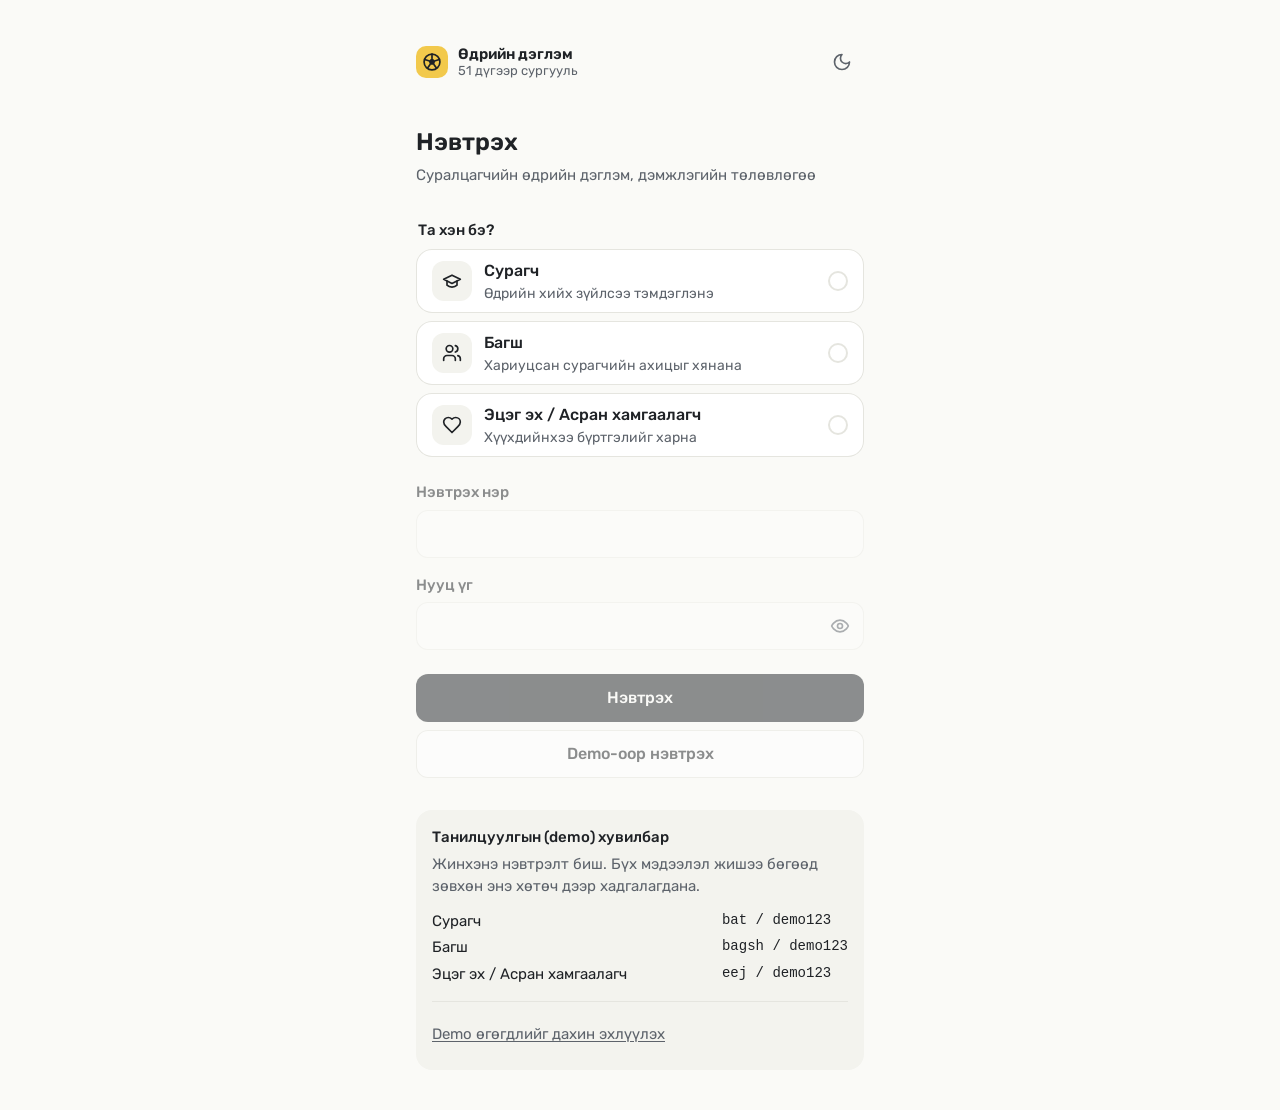
<file: index.html>
<!doctype html>
<html lang="mn">
<head>
  <meta charset="UTF-8">
  <meta name="viewport" content="width=device-width, initial-scale=1, viewport-fit=cover">
  <meta name="theme-color" content="#fafaf7">
  <title>Өдрийн дэглэм · 51 дүгээр сургууль</title>
  <!-- Сонгосон theme-ийг хуудас зурагдахаас өмнө тохируулна (анивчихгүй) -->
  <script>
    try { if (localStorage.getItem("odriin-deglem.theme") === "dark") document.documentElement.setAttribute("data-theme", "dark"); } catch (e) {}
  </script>
  <link rel="preconnect" href="https://fonts.googleapis.com">
  <link rel="preconnect" href="https://fonts.gstatic.com" crossorigin>
  <link rel="stylesheet" href="https://fonts.googleapis.com/css2?family=Rubik:wght@400;500;600&display=swap">
  <link rel="stylesheet" href="style.css">
</head>
<body>
  <!-- Бүх дэлгэцийг app.js зурна. JavaScript ажиллахгүй бол доорх мессеж харагдана. -->
  <div id="app">
    <noscript><p style="padding:24px">Энэ сайтыг ашиглахын тулд хөтчийнхөө JavaScript-ийг асаана уу.</p></noscript>
  </div>
  <script src="app.js"></script>
</body>
</html>
</file>
<file: style.css>
/* =========================================================
   Өдрийн дэглэм · 51 дүгээр сургууль — demo
   Дизайны систем: бүх өнгө, хэмжээ энд төвлөрсөн.
   Light: цайвар суурь, хар саарал текст, зөөлөн шар accent.
   Dark:  бараан саарал суурь, цайвар текст, ижил шар accent.
   ========================================================= */

:root {
  --bg: #fafaf7;
  --surface: #ffffff;
  --sunken: #f3f3ee;
  --ink: #1f2226;
  --muted: #5d636b;
  --line: #e5e5df;
  --accent: #f2c94c;
  --accent-soft: #fcf4d7;
  --accent-ink: #6b5100;
  --on-accent: #1f2226;
  --ok: #1f7a4a;
  --ok-soft: #e6f3ec;
  --warn: #8f5a00;
  --warn-soft: #fbf0dc;
  --bad: #b3261e;
  --bad-soft: #fbe9e7;
  --scrim: rgba(15, 16, 18, 0.5);
  --shadow: 0 10px 30px rgba(15, 16, 18, 0.12);

  --radius-card: 16px;
  --radius-ctl: 12px;
  --font: "Rubik", system-ui, -apple-system, "Segoe UI", Roboto, sans-serif;
  color-scheme: light;
}

:root[data-theme="dark"] {
  --bg: #16171a;
  --surface: #1f2125;
  --sunken: #2a2c2f;
  --ink: #ececE8;
  --muted: #a6a9af;
  --line: #36393f;
  --accent: #f2c94c;
  --accent-soft: #3a3114;
  --accent-ink: #f7d26e;
  --on-accent: #1f2226;
  --ok: #6ccb94;
  --ok-soft: #1a3426;
  --warn: #f0b050;
  --warn-soft: #3a2b12;
  --bad: #ff8a80;
  --bad-soft: #401e1c;
  --scrim: rgba(0, 0, 0, 0.6);
  --shadow: 0 10px 30px rgba(0, 0, 0, 0.45);
  color-scheme: dark;
}

/* ---------- Үндсэн ---------- */
*, *::before, *::after { box-sizing: border-box; }
html { -webkit-text-size-adjust: 100%; }
body {
  margin: 0;
  background: var(--bg);
  color: var(--ink);
  font-family: var(--font);
  font-size: 16px;
  line-height: 1.5;
  -webkit-font-smoothing: antialiased;
}
h1, h2, h3, p { margin: 0; }
h1, h2, h3 { text-wrap: balance; font-weight: 600; }
button, input, select, textarea { font: inherit; color: inherit; }
button { cursor: pointer; }
a { color: inherit; }
:focus-visible { outline: 3px solid var(--accent); outline-offset: 2px; }
[hidden] { display: none !important; }
.sr-only { position: absolute; width: 1px; height: 1px; overflow: hidden; clip: rect(0 0 0 0); white-space: nowrap; }
.num { font-variant-numeric: tabular-nums; }
.muted { color: var(--muted); }
.small { font-size: 14px; }
.xs { font-size: 13px; }
.strong { font-weight: 500; }
.ok-text { color: var(--ok); }
.bad-text { color: var(--bad); }
.warn-text { color: var(--warn); }
.icon { width: 20px; height: 20px; flex: none; fill: none; stroke: currentColor; stroke-width: 2; stroke-linecap: round; stroke-linejoin: round; }
.icon.sm { width: 16px; height: 16px; }
.icon.lg { width: 24px; height: 24px; }
.stack { display: grid; gap: 20px; }
.row { display: flex; flex-wrap: wrap; align-items: center; gap: 8px; }
.between { justify-content: space-between; }
.grow { flex: 1; min-width: 0; }

/* ---------- Layout ---------- */
.layout { min-height: 100dvh; }
.sidebar { display: none; }
.topbar {
  position: sticky; top: 0; z-index: 20;
  padding-top: env(safe-area-inset-top, 0px);
  background: var(--surface);
  background: color-mix(in srgb, var(--surface) 95%, transparent);
  border-bottom: 1px solid var(--line);
  backdrop-filter: blur(8px);
}
.topbar-inner { display: flex; align-items: center; gap: 4px; height: 56px; padding: 0 16px; }
.topbar-role { margin-left: auto; min-width: 0; overflow: hidden; text-overflow: ellipsis; white-space: nowrap; font-size: 14px; color: var(--muted); }
.main { width: 100%; max-width: 768px; margin: 0 auto; padding: 24px 16px 40px; }
.main.has-bottom-nav { padding-bottom: calc(112px + env(safe-area-inset-bottom, 0px)); }
.bottom-nav {
  position: fixed; inset: auto 0 0 0; z-index: 20;
  background: var(--surface); border-top: 1px solid var(--line);
  padding-bottom: env(safe-area-inset-bottom, 0px);
}
.bottom-nav-inner { display: flex; max-width: 480px; margin: 0 auto; }
.bottom-nav a {
  flex: 1; min-height: 64px; display: flex; flex-direction: column; align-items: center; justify-content: center; gap: 4px;
  font-size: 13px; color: var(--muted); text-decoration: none;
}
.bottom-nav a .pill-icon { display: grid; place-items: center; width: 48px; height: 28px; border-radius: 999px; }
.bottom-nav a[aria-current="page"] { color: var(--ink); font-weight: 500; }
.bottom-nav a[aria-current="page"] .pill-icon { background: var(--accent-soft); }

@media (min-width: 1024px) {
  .layout { display: flex; }
  .topbar, .bottom-nav { display: none; }
  .main, .main.has-bottom-nav { padding: 40px 24px; }
  .sidebar {
    display: flex; flex-direction: column; width: 256px; flex: none;
    position: sticky; top: 0; height: 100dvh;
    background: var(--surface); border-right: 1px solid var(--line); padding: 24px 16px;
  }
  .side-nav { display: grid; gap: 4px; margin-top: 32px; }
  .side-nav a {
    display: flex; align-items: center; gap: 12px; min-height: 44px; padding: 0 12px;
    border-radius: var(--radius-ctl); color: var(--muted); text-decoration: none; font-size: 15px;
  }
  .side-nav a:hover { background: var(--sunken); color: var(--ink); }
  .side-nav a[aria-current="page"] { background: var(--accent-soft); color: var(--ink); font-weight: 500; }
  .side-foot { margin-top: auto; border-top: 1px solid var(--line); padding-top: 16px; }
}

/* ---------- Brand / logo ---------- */
.brand { display: flex; align-items: center; gap: 10px; min-width: 0; }
.brand-mark { display: grid; place-items: center; width: 32px; height: 32px; flex: none; border-radius: 10px; background: var(--accent); color: var(--on-accent); }
.brand-name { font-size: 15px; font-weight: 600; line-height: 1.2; }
.brand-sub { font-size: 13px; color: var(--muted); line-height: 1.2; }

/* ---------- Товч ---------- */
.btn {
  display: inline-flex; align-items: center; justify-content: center; gap: 8px;
  min-height: 48px; padding: 0 20px; border: 0; border-radius: var(--radius-ctl);
  font-weight: 500; font-size: 16px; text-decoration: none; transition: background-color .15s, box-shadow .15s;
}
.btn:disabled { opacity: .5; cursor: not-allowed; }
.btn-sm { min-height: 40px; padding: 0 12px; font-size: 15px; }
.btn-block { width: 100%; }
.btn-primary { background: var(--ink); color: var(--bg); }
.btn-primary:hover:not(:disabled) { background: color-mix(in srgb, var(--ink) 88%, var(--bg)); }
.btn-secondary { background: var(--surface); color: var(--ink); box-shadow: inset 0 0 0 1px var(--line); }
.btn-secondary:hover:not(:disabled) { box-shadow: inset 0 0 0 1px var(--muted); }
.btn-ghost { background: transparent; color: var(--muted); }
.btn-ghost:hover:not(:disabled) { background: var(--sunken); color: var(--ink); }
.btn-danger { background: var(--surface); color: var(--bad); box-shadow: inset 0 0 0 1px var(--line); }
.btn-danger:hover:not(:disabled) { background: var(--bad-soft); }
.icon-btn {
  display: grid; place-items: center; width: 44px; height: 44px; flex: none;
  border: 0; border-radius: var(--radius-ctl); background: transparent; color: var(--muted);
}
.icon-btn:hover { background: var(--sunken); color: var(--ink); }
.icon-btn.danger:hover { background: var(--bad-soft); color: var(--bad); }
.link-btn { border: 0; background: none; padding: 0; min-height: 40px; color: var(--muted); text-decoration: underline; text-underline-offset: 2px; }
.link-btn:hover { color: var(--ink); }
.back { display: inline-flex; align-items: center; gap: 4px; min-height: 40px; color: var(--muted); text-decoration: none; font-size: 15px; }
.back:hover { color: var(--ink); }

/* ---------- Card ---------- */
.card { background: var(--surface); border-radius: var(--radius-card); box-shadow: inset 0 0 0 1px var(--line); }
.card-pad { padding: 20px; }
.card-head { display: flex; flex-wrap: wrap; align-items: flex-start; justify-content: space-between; gap: 12px; padding: 20px 20px 0; }
.card-head h2 { font-size: 17px; }
.card-head p { font-size: 14px; color: var(--muted); margin-top: 2px; }
.card-body { margin-top: 12px; border-top: 1px solid var(--line); }
.list { list-style: none; margin: 0; padding: 0; }
.list > li { border-top: 1px solid var(--line); }
.list > li:first-child { border-top: 0; }
.list-row { display: flex; align-items: center; gap: 12px; padding: 14px 20px; }
a.list-row { text-decoration: none; }
a.list-row:hover { background: color-mix(in srgb, var(--sunken) 60%, transparent); }
.empty { padding: 40px 20px; text-align: center; }
.empty p:first-child { font-weight: 500; }
.empty p + p { margin: 4px auto 0; max-width: 24rem; color: var(--muted); font-size: 15px; }

/* ---------- Page header ---------- */
.page-head { margin-bottom: 20px; }
.page-head h1 { font-size: 24px; letter-spacing: -0.01em; margin-top: 2px; }
.page-head .eyebrow { font-size: 14px; color: var(--muted); }
.page-head .lead { margin-top: 8px; font-size: 15px; color: var(--muted); }

/* ---------- Form ---------- */
.form { display: grid; gap: 16px; }
.field { display: grid; gap: 6px; min-width: 0; }
.field > label, .field > .label { font-size: 15px; font-weight: 500; }
.hint { font-size: 14px; color: var(--muted); }
.error-text { font-size: 14px; font-weight: 500; color: var(--bad); }
.input {
  width: 100%; min-height: 48px; padding: 0 14px; border: 0; border-radius: var(--radius-ctl);
  background: var(--surface); box-shadow: inset 0 0 0 1px var(--line); font-size: 16px;
}
textarea.input { min-height: 96px; padding: 12px 14px; line-height: 1.5; resize: vertical; }
.input::placeholder { color: color-mix(in srgb, var(--muted) 70%, transparent); }
.input:focus { outline: none; box-shadow: inset 0 0 0 2px var(--accent); }
.input[aria-invalid="true"] { box-shadow: inset 0 0 0 2px var(--bad); }
.input:disabled { opacity: .6; }
.input.w-sm { width: 88px; }
.grid-2, .grid-3 { display: grid; gap: 16px; }
@media (min-width: 640px) { .grid-2 { grid-template-columns: 1fr 1fr; } .grid-3 { grid-template-columns: 1fr 1fr 1fr; } }
.pw-wrap { position: relative; }
.pw-wrap .input { padding-right: 52px; }
.pw-wrap .icon-btn { position: absolute; right: 2px; top: 2px; }
.form-foot { display: flex; flex-wrap: wrap; align-items: center; justify-content: space-between; gap: 12px; }
.form-foot.end { justify-content: flex-end; }

/* chip хэлбэрийн checkbox / radio */
.choice { position: relative; display: inline-flex; }
.choice input { position: absolute; opacity: 0; inset: 0; margin: 0; cursor: pointer; }
.choice span {
  display: inline-flex; align-items: center; min-height: 44px; padding: 0 14px; border-radius: var(--radius-ctl);
  background: var(--surface); box-shadow: inset 0 0 0 1px var(--line); font-size: 15px;
}
.choice input:checked + span { background: var(--accent-soft); box-shadow: inset 0 0 0 1px var(--accent); }
.choice input[type="radio"]:checked + span { background: var(--ink); color: var(--bg); box-shadow: none; }
.choice input:focus-visible + span { outline: 3px solid var(--accent); outline-offset: 2px; }
.choice input:disabled + span { opacity: .6; }

/* pill товчнууд (tab, сонголт) */
.pills { display: flex; gap: 4px; overflow-x: auto; scrollbar-width: none; margin: 0 -16px 20px; padding: 0 16px; }
.pills::-webkit-scrollbar { display: none; }
.pill-btn {
  flex: none; min-height: 40px; padding: 0 16px; border: 0; border-radius: 999px;
  background: transparent; color: var(--muted); font-size: 15px; box-shadow: inset 0 0 0 1px transparent;
}
.pill-btn:hover { background: var(--sunken); color: var(--ink); }
.pill-btn[aria-selected="true"], .pill-btn[aria-pressed="true"] { background: var(--ink); color: var(--bg); }
.pill-btn.outlined { box-shadow: inset 0 0 0 1px var(--line); }
@media (min-width: 640px) { .pills { margin: 0 0 20px; padding: 0; } }

/* ---------- Progress ---------- */
.progress { height: 10px; border-radius: 999px; background: var(--sunken); overflow: hidden; }
.progress > div { height: 100%; border-radius: 999px; background: var(--accent); transition: width .4s ease; }
.progress.thin { height: 6px; }
.cat-bars { display: grid; gap: 12px; }
.cat-bar { display: grid; grid-template-columns: minmax(0, 1fr) 3rem; gap: 6px 12px; align-items: center; }
.cat-bar .progress { grid-column: 1 / -1; }

/* ---------- Даалгаврын бүлэг (дэлгэрдэг) ---------- */
.group { border-top: 1px solid var(--line); }
.group:first-child { border-top: 0; }
.group-toggle {
  display: flex; align-items: center; gap: 12px; width: 100%; min-height: 56px; padding: 12px 20px;
  border: 0; background: transparent; text-align: left; font-weight: 500;
}
.group-toggle:hover { background: color-mix(in srgb, var(--sunken) 60%, transparent); }
.group-toggle .chev { color: var(--muted); transition: transform .15s; }
.group-toggle[aria-expanded="true"] .chev { transform: rotate(180deg); }
.group-icon { color: var(--accent-ink); }
.task { display: flex; align-items: flex-start; gap: 12px; padding: 12px 20px; }
.check {
  display: grid; place-items: center; width: 32px; height: 32px; flex: none; margin-top: 2px;
  border: 0; border-radius: 10px; background: var(--surface); box-shadow: inset 0 0 0 2px var(--line); color: transparent;
}
.check:hover { box-shadow: inset 0 0 0 2px var(--muted); }
.check[aria-pressed="true"] { background: var(--accent); box-shadow: none; color: var(--on-accent); }
.check .icon { stroke-width: 3; }
.task-title { font-weight: 500; line-height: 1.35; }
.task.done .task-title { color: var(--muted); text-decoration: line-through; text-decoration-color: var(--accent); text-decoration-thickness: 2px; }
.task-desc { font-size: 14px; color: var(--muted); margin-top: 2px; }
.task-meta { font-size: 13px; color: var(--muted); margin-top: 4px; }
.task-opts { display: flex; flex-wrap: wrap; gap: 8px; margin-top: 8px; }
.opt-btn {
  min-height: 36px; padding: 0 12px; border: 0; border-radius: 999px;
  background: transparent; box-shadow: inset 0 0 0 1px var(--line); color: var(--muted); font-size: 13px;
}
.opt-btn:hover { color: var(--ink); }
.opt-btn.partial[aria-pressed="true"] { background: var(--warn-soft); color: var(--warn); box-shadow: none; }
.opt-btn.help[aria-pressed="true"] { background: var(--bad-soft); color: var(--bad); box-shadow: none; }

/* төлөвийн шошго */
.status { display: inline-block; flex: none; padding: 2px 10px; border-radius: 999px; font-size: 13px; font-weight: 500; white-space: nowrap; }
.status.done { background: var(--ok-soft); color: var(--ok); }
.status.partial { background: var(--warn-soft); color: var(--warn); }
.status.help { background: var(--bad-soft); color: var(--bad); }
.status.none { background: var(--sunken); color: var(--muted); font-weight: 400; }
.tag { display: inline-block; padding: 2px 10px; border-radius: 999px; background: var(--accent-soft); color: var(--accent-ink); font-size: 13px; }

/* ---------- Мэдэгдэл ---------- */
.alert { display: flex; gap: 10px; align-items: flex-start; padding: 16px; border-radius: var(--radius-card); font-size: 15px; }
.alert.error { background: var(--bad-soft); }
.alert.error .icon { color: var(--bad); }
.alert.success { background: var(--ok-soft); color: var(--ok); }
.alert.info { background: var(--sunken); }
.save-status { min-height: 24px; font-size: 14px; display: inline-flex; align-items: center; gap: 6px; }
.save-status.ok { color: var(--ok); }
.save-status.err { color: var(--bad); }
.note-box { padding: 12px; border-radius: var(--radius-ctl); background: var(--sunken); font-size: 15px; }
.points-link {
  display: flex; align-items: center; justify-content: space-between; gap: 12px; min-height: 44px; margin-top: 16px; padding: 0 16px;
  border-radius: var(--radius-ctl); background: var(--accent-soft); text-decoration: none; font-size: 15px;
}
.points-link .go { display: inline-flex; align-items: center; gap: 4px; color: var(--accent-ink); }

/* ---------- Шагнал ---------- */
.balance { display: flex; flex-wrap: wrap; align-items: flex-end; justify-content: space-between; gap: 16px; }
.balance-num { font-size: 40px; font-weight: 600; letter-spacing: -0.02em; line-height: 1.1; margin-top: 4px; }
.rewards { list-style: none; margin: 0; padding: 0; display: grid; gap: 12px; }
@media (min-width: 640px) { .rewards { grid-template-columns: 1fr 1fr; } }
.reward { display: flex; flex-direction: column; height: 100%; padding: 20px; }
.reward-icon { display: grid; place-items: center; width: 48px; height: 48px; flex: none; border-radius: var(--radius-ctl); background: var(--accent); color: var(--on-accent); }
.reward-icon.locked { background: var(--sunken); color: var(--muted); }
.reward-icon.small { width: 36px; height: 36px; background: var(--accent-soft); color: var(--accent-ink); }
.reward-cost { font-weight: 500; color: var(--accent-ink); font-size: 15px; margin-top: 2px; }
.reward-foot { margin-top: auto; padding-top: 16px; }

/* ---------- Хуваарь ---------- */
.sched-row { display: flex; gap: 16px; padding: 16px 20px; }
.sched-row.now { background: var(--accent-soft); }
.sched-time { width: 48px; flex: none; font-weight: 500; font-size: 15px; padding-top: 1px; }
.sched-edit { display: grid; grid-template-columns: 6.5rem minmax(0, 1fr) auto; gap: 8px; padding: 12px 20px; align-items: start; }
.sched-edit .activity { grid-column: 1 / 3; }
.sched-edit .icon-btn { grid-column: 3; grid-row: 1; height: 48px; }
@media (min-width: 640px) {
  .sched-edit { grid-template-columns: 6.5rem minmax(0, 1fr) minmax(0, 1.4fr) auto; }
  .sched-edit .activity { grid-column: auto; }
  .sched-edit .icon-btn { grid-column: auto; grid-row: auto; }
}

/* ---------- Хүснэгт ---------- */
.table-wrap { overflow-x: auto; }
table { width: 100%; min-width: 520px; border-collapse: collapse; font-size: 15px; }
th { text-align: left; font-size: 13px; font-weight: 500; color: var(--muted); padding: 10px 12px; border-bottom: 1px solid var(--line); }
td { padding: 12px; border-bottom: 1px solid var(--line); white-space: nowrap; }
tr:last-child td { border-bottom: 0; }
th:first-child, td:first-child { padding-left: 20px; }
th:last-child, td:last-child { padding-right: 20px; }
.right { text-align: right; }
.mini-bar { display: flex; align-items: center; gap: 12px; }
.mini-bar .progress { width: 96px; }
dl.facts { display: grid; margin: 0; padding: 0 20px 20px; }
dl.facts dt { font-size: 14px; color: var(--muted); padding-top: 12px; }
dl.facts dd { margin: 0; padding-bottom: 10px; border-bottom: 1px solid var(--line); font-size: 15px; }
@media (min-width: 640px) {
  dl.facts { grid-template-columns: 11rem minmax(0, 1fr); column-gap: 16px; }
  dl.facts dt, dl.facts dd { padding-top: 10px; }
}

/* ---------- Login ---------- */
.login { min-height: 100dvh; padding: 40px 16px; }
.login-inner { max-width: 448px; margin: 0 auto; }
.login h1 { font-size: 24px; margin-top: 40px; }
.roles { display: grid; gap: 8px; margin-top: 8px; }
.role {
  display: flex; align-items: center; gap: 12px; min-height: 64px; padding: 0 16px; border: 0; text-align: left;
  border-radius: var(--radius-card); background: var(--surface); box-shadow: inset 0 0 0 1px var(--line);
}
.role:hover { box-shadow: inset 0 0 0 1px var(--muted); }
.role[aria-checked="true"] { box-shadow: inset 0 0 0 2px var(--ink); }
.role-icon { display: grid; place-items: center; width: 40px; height: 40px; flex: none; border-radius: var(--radius-ctl); background: var(--sunken); }
.role[aria-checked="true"] .role-icon { background: var(--accent); color: var(--on-accent); }
.role-dot { width: 20px; height: 20px; flex: none; border-radius: 50%; box-shadow: inset 0 0 0 2px var(--line); }
.role[aria-checked="true"] .role-dot { background: var(--ink); box-shadow: inset 0 0 0 4px var(--surface), 0 0 0 2px var(--ink); }
.login-fields[aria-disabled="true"] { opacity: .5; }
.demo-box { margin-top: 32px; padding: 16px; border-radius: var(--radius-card); background: var(--sunken); font-size: 15px; }
.demo-box dl { display: grid; grid-template-columns: minmax(0, 1fr) auto; gap: 4px 16px; margin: 12px 0 0; }
.demo-box dd { margin: 0; font-family: ui-monospace, Menlo, monospace; font-size: 14px; }
.demo-box .reset { margin-top: 16px; padding-top: 12px; border-top: 1px solid var(--line); }
.demo-tag { display: inline-block; margin-top: 8px; padding: 2px 10px; border-radius: 999px; background: var(--accent-soft); color: var(--accent-ink); font-size: 13px; }

/* ---------- Dialog ---------- */
.scrim { position: fixed; inset: 0; z-index: 50; display: grid; place-items: center; padding: 24px 16px; background: var(--scrim); }
.dialog { width: 100%; max-width: 384px; padding: 20px; border-radius: var(--radius-card); background: var(--surface); box-shadow: var(--shadow), inset 0 0 0 1px var(--line); }
.dialog h2 { font-size: 17px; }
.dialog p { margin-top: 8px; font-size: 15px; color: var(--muted); }
.dialog .row { justify-content: flex-end; margin-top: 20px; }

@media (prefers-reduced-motion: reduce) {
  *, *::before, *::after { transition: none !important; animation: none !important; }
}
</file>
